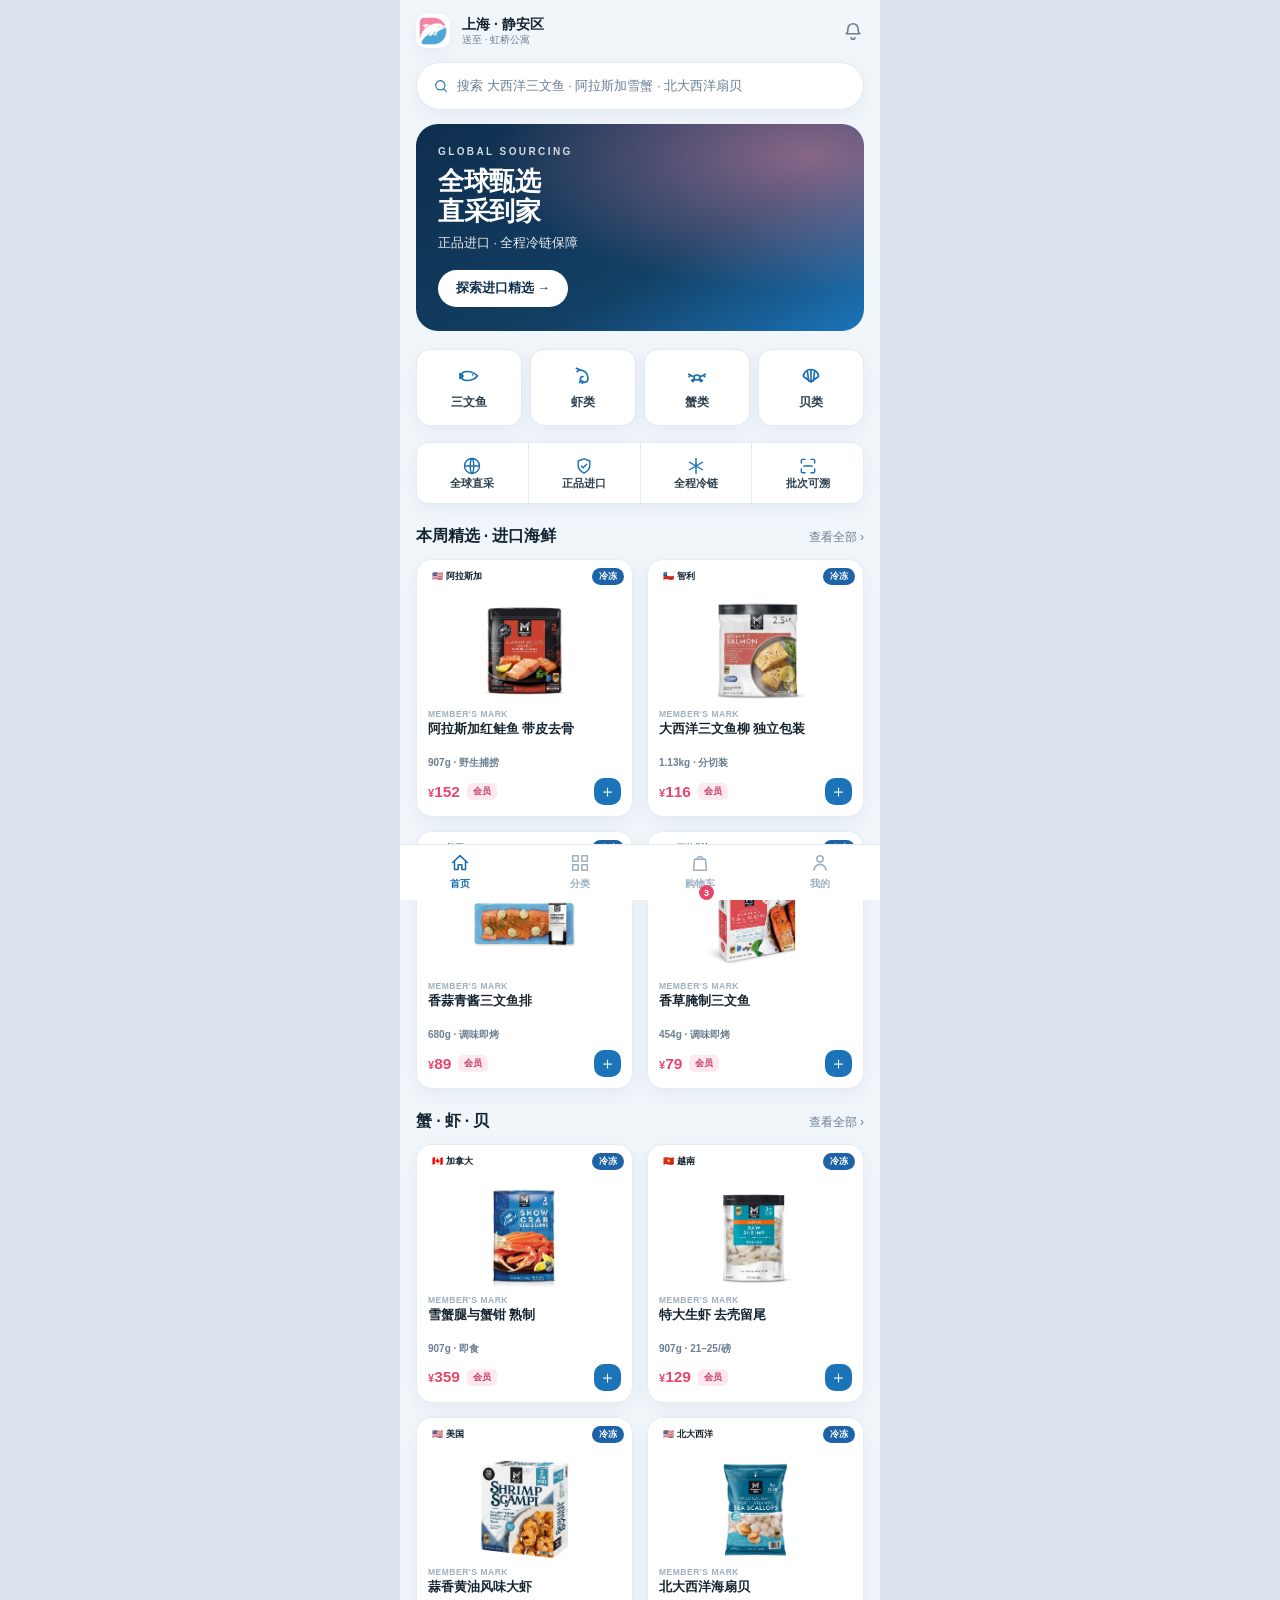
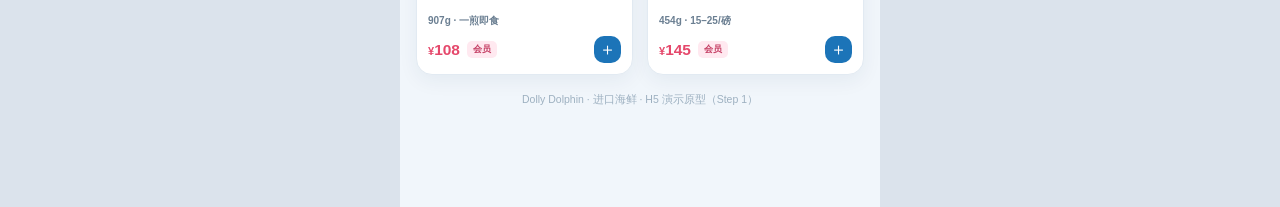
<file: h5/index.html>
<!doctype html>
<html lang="zh-CN">
<head>
<meta charset="utf-8">
<meta name="viewport" content="width=device-width,initial-scale=1,maximum-scale=1,viewport-fit=cover">
<title>Dolly Dolphin</title>
<meta name="description" content="Dolly Dolphin 进口海鲜 · 移动端 H5 演示（可在微信中打开）">
<style>
:root{
  color-scheme:light;
  --brand:#4AA6E0;--brand-deep:#1C74B8;--brand-strong:#0E2E4E;--brand-ink:#1B6FB0;
  --accent:#FF8FAE;--accent-soft:#FFE9F0;--accent-ink:#C43E63;--price:#E5486B;
  --frozen:#1E63A8;--chilled:#12938F;--ambient:#BE7C33;
  --bg:#F1F6FB;--surface:#FFFFFF;--surface-2:#F5F9FD;--surface-3:#E9F0F7;--line:#E2EAF2;
  --ink:#13232F;--ink-2:#2C3E4D;--muted:#6B7F92;--muted-2:#9DB0C0;
  --r-md:12px;--r-lg:16px;--r-xl:22px;--sh-1:0 6px 20px rgba(14,46,78,.06);--sh-3:0 20px 50px rgba(14,46,78,.22);
  --font:-apple-system,BlinkMacSystemFont,"PingFang SC","Hiragino Sans GB","Microsoft YaHei","Helvetica Neue",sans-serif;
}
*{box-sizing:border-box}
html,body{margin:0;padding:0}
body{background:#dbe3ec;font-family:var(--font);color:var(--ink);-webkit-font-smoothing:antialiased;font-variant-numeric:tabular-nums}
img{max-width:100%;display:block}
button{font-family:inherit;border:0;background:none;padding:0;margin:0;cursor:pointer;color:inherit}
.app{position:relative;max-width:480px;min-height:100vh;margin:0 auto;background:var(--bg);overflow:hidden}
.ic{width:22px;height:22px;flex:none;fill:none;stroke:currentColor;stroke-width:1.7;stroke-linecap:round;stroke-linejoin:round;display:inline-block;vertical-align:middle}
.sr{position:absolute;width:0;height:0;overflow:hidden}

/* views */
.view{padding-bottom:96px}
.view[hidden]{display:none}

/* app head */
.apphead{display:flex;align-items:center;gap:12px;padding:14px 16px 2px}
.apphead .badge{width:34px;height:34px;border-radius:10px;background:#fff;box-shadow:var(--sh-1);object-fit:contain;padding:3px}
.apphead .loc{line-height:1.25}
.apphead .l1{font-size:14px;font-weight:800}
.apphead .l2{font-size:10px;color:var(--muted)}
.apphead .bell{margin-left:auto;color:var(--muted)}
.searchbar{margin:12px 16px 0;background:#fff;border:1px solid var(--line);border-radius:999px;padding:12px 16px;font-size:13px;color:var(--muted);box-shadow:var(--sh-1);display:flex;align-items:center;gap:8px}
.searchbar .ic{width:16px;color:var(--brand-ink)}

/* hero */
.hero{margin:14px 16px 0;border-radius:var(--r-xl);padding:22px 22px 24px;color:#fff;overflow:hidden;position:relative;
  background:radial-gradient(130% 120% at 88% 15%,rgba(255,143,174,.5),transparent 55%),linear-gradient(150deg,var(--brand-strong),#123f63 60%,var(--brand-deep))}
.hero .kick{font-size:10px;letter-spacing:.24em;font-weight:800;opacity:.82}
.hero h1{font-size:26px;line-height:1.15;margin:10px 0 8px;font-weight:800;letter-spacing:-.01em}
.hero p{margin:0;font-size:12.5px;opacity:.9}
.hero .cta{display:inline-block;margin-top:18px;background:#fff;color:var(--brand-strong);font-weight:800;font-size:12.5px;padding:10px 18px;border-radius:999px}

/* quick nav */
.qnav{display:grid;grid-template-columns:repeat(4,1fr);gap:8px;padding:18px 16px 2px}
.q{background:#fff;border:1px solid var(--line);border-radius:14px;padding:14px 0;text-align:center;box-shadow:var(--sh-1)}
.q .ic{width:24px;height:24px;color:var(--brand-ink)}
.q span{display:block;margin-top:6px;font-size:12px;font-weight:700;color:var(--ink-2)}

/* trust */
.trust{display:flex;margin:14px 16px 0;background:#fff;border:1px solid var(--line);border-radius:var(--r-md);overflow:hidden;box-shadow:var(--sh-1)}
.trust .t{flex:1;text-align:center;font-size:10.5px;font-weight:700;color:var(--ink-2);padding:12px 4px;border-right:1px solid var(--line)}
.trust .t:last-child{border-right:0}

/* section title */
.sectitle{display:flex;align-items:baseline;justify-content:space-between;padding:22px 16px 12px}
.sectitle h2{font-size:16px;font-weight:800;margin:0;letter-spacing:-.01em}
.sectitle .more{font-size:12px;color:var(--muted)}

/* product grid + card */
.pgrid{display:grid;grid-template-columns:1fr 1fr;gap:14px;padding:0 16px}
.pc{background:var(--surface);border:1px solid var(--line);border-radius:var(--r-lg);overflow:hidden;box-shadow:var(--sh-1)}
.pc .img{aspect-ratio:3/2;position:relative;background-color:#fff;background-repeat:no-repeat;background-position:center bottom;background-size:auto 72%}
.pc .flag{position:absolute;top:8px;left:8px;background:rgba(255,255,255,.92);border-radius:999px;font-size:9px;font-weight:800;padding:2px 7px;color:var(--ink)}
.pc .tc{position:absolute;top:8px;right:8px;font-size:9px;font-weight:800;padding:2px 7px;border-radius:999px;color:#fff}
.tc.frozen{background:var(--frozen)}.tc.chilled{background:var(--chilled)}.tc.ambient{background:var(--ambient)}
.pc .b{padding:6px 11px 11px}
.pc .bk{font-size:8.5px;font-weight:800;letter-spacing:.06em;color:var(--muted-2);margin-bottom:2px;white-space:nowrap;overflow:hidden;text-overflow:ellipsis}
.pc .nm{font-size:12.5px;font-weight:700;line-height:1.3;min-height:32px;display:-webkit-box;-webkit-line-clamp:2;-webkit-box-orient:vertical;overflow:hidden}
.pc .meta{font-size:10px;color:var(--muted);margin:3px 0 8px;font-weight:600}
.pc .foot{display:flex;align-items:center;gap:7px}
.pc .price{color:var(--price);font-weight:800;font-size:15.5px}
.pc .price .cur{font-size:11px}
.pc .mem{font-size:9px;font-weight:800;color:var(--accent-ink);background:var(--accent-soft);padding:2px 6px;border-radius:5px}
.pc .add{margin-left:auto;width:27px;height:27px;border-radius:10px;background:var(--brand-deep);color:#fff;font-size:17px;display:flex;align-items:center;justify-content:center;line-height:1}

/* listing */
.lsthead{display:flex;align-items:center;justify-content:space-between;padding:16px 16px 4px}
.lsthead h1{font-size:18px;font-weight:800;margin:0}
.lsthead .fl{font-size:12px;color:var(--muted);font-weight:700;display:flex;gap:5px;align-items:center}
.chiprow{display:flex;gap:8px;overflow-x:auto;padding:10px 16px 2px;-webkit-overflow-scrolling:touch}
.chiprow::-webkit-scrollbar{display:none}
.chip{white-space:nowrap;font-size:11.5px;font-weight:700;padding:7px 15px;border-radius:999px;border:1px solid var(--line);background:#fff;color:var(--ink-2)}
.chip.on{background:var(--brand-deep);color:#fff;border-color:var(--brand-deep)}
.sortbar{display:flex;gap:18px;padding:10px 16px 12px;font-size:12px;color:var(--muted);font-weight:700}
.sortbar .on{color:var(--brand-ink)}

/* cart */
.oh{padding:16px 16px 4px;font-size:18px;font-weight:800}
.oh .cnt{font-size:12px;color:var(--muted);font-weight:700}
.cgroup{background:#fff;border:1px solid var(--line);border-radius:var(--r-lg);margin:14px 16px;overflow:hidden;box-shadow:var(--sh-1)}
.gh{display:flex;align-items:center;gap:8px;padding:12px 14px;border-bottom:1px solid var(--line);font-size:12px;font-weight:800}
.gh .tcp{font-size:9.5px;font-weight:800;padding:3px 9px;border-radius:999px;color:#fff}
.gh .note{margin-left:auto;font-size:10px;color:var(--muted);font-weight:700}
.citem{display:flex;gap:12px;padding:14px}
.citem .thumb{width:60px;height:60px;border-radius:12px;flex:none;background:#fff center/cover no-repeat}
.citem .thumb.ph{background:linear-gradient(150deg,var(--surface-2),var(--surface-3))}
.citem .mid{flex:1;min-width:0}
.citem .bk{font-size:8px;font-weight:800;letter-spacing:.05em;color:var(--muted-2)}
.citem .nm{font-size:12.5px;font-weight:800;line-height:1.3;display:-webkit-box;-webkit-line-clamp:2;-webkit-box-orient:vertical;overflow:hidden}
.citem .mt{font-size:10px;color:var(--muted);margin-top:3px;font-weight:600}
.citem .pr{color:var(--price);font-weight:800;font-size:15px;margin-top:6px}
.stepper{display:flex;align-items:center;gap:2px;align-self:flex-end}
.stepper button{width:26px;height:26px;border:1px solid var(--line);border-radius:8px;font-size:16px;color:var(--ink-2);display:flex;align-items:center;justify-content:center}
.stepper .q{min-width:30px;text-align:center;font-size:13px;font-weight:800}
.summary{margin:14px 16px 0;background:var(--surface-3);border-radius:var(--r-lg);padding:15px}
.summary .r{display:flex;justify-content:space-between;padding:5px 0;font-size:13px;color:var(--ink-2)}
.summary .save{color:#2E9E6B;font-weight:800}
.summary .tot{border-top:1px solid var(--line);margin-top:8px;padding-top:11px;font-size:16px;font-weight:800;color:var(--ink)}
.checkoutbar{margin:16px;background:#fff;border:1px solid var(--line);border-radius:var(--r-lg);display:flex;align-items:center;padding:14px 16px;box-shadow:var(--sh-1)}
.checkoutbar .sel{flex:1;font-size:12px;color:var(--muted);font-weight:700}
.checkoutbar .cbtn{flex:0 0 56%;text-align:center;background:var(--brand-deep);color:#fff;font-weight:800;font-size:14px;padding:13px 0;border-radius:12px}
.empty{padding:100px 20px;text-align:center;color:var(--muted)}
.empty .ego{display:inline-block;margin-top:18px;background:var(--brand-deep);color:#fff;font-weight:800;font-size:13px;padding:11px 26px;border-radius:999px}

/* account */
.memcard{margin:16px;border-radius:var(--r-lg);padding:20px;color:#fff;overflow:hidden;
  background:radial-gradient(120% 120% at 85% 12%,rgba(255,143,174,.55),transparent 55%),linear-gradient(140deg,var(--brand-strong),var(--brand-deep))}
.memcard .lv{font-size:10px;letter-spacing:.14em;font-weight:800;opacity:.85}
.memcard h3{font-size:22px;margin:6px 0 2px}
.memcard .pts{font-size:12px;opacity:.9}
.memcard .bar{margin-top:14px;height:7px;border-radius:999px;background:rgba(255,255,255,.25);overflow:hidden}
.memcard .bar>i{display:block;height:100%;width:72%;background:#fff;border-radius:999px}
.memcard .nx{font-size:10.5px;opacity:.85;margin-top:8px}
.svc{display:grid;grid-template-columns:repeat(4,1fr);gap:6px;padding:12px 12px 0}
.svc a{display:flex;flex-direction:column;align-items:center;gap:7px;padding:16px 4px;font-size:11px;color:var(--ink-2);font-weight:700;text-decoration:none}
.svc a .ic{color:var(--brand-ink)}

/* detail overlay */
.detail{position:fixed;inset:0;max-width:480px;margin:0 auto;background:var(--bg);z-index:60;overflow-y:auto;-webkit-overflow-scrolling:touch}
.detail[hidden]{display:none}
.dback{position:absolute;top:12px;left:12px;z-index:2;width:36px;height:36px;border-radius:50%;background:rgba(255,255,255,.92);box-shadow:var(--sh-1);display:flex;align-items:center;justify-content:center;font-size:20px}
.dimg{aspect-ratio:16/11;position:relative;background-color:#fff;background-repeat:no-repeat;background-position:center bottom;background-size:auto 78%}
.dimg .flag{position:absolute;top:14px;right:14px;background:rgba(255,255,255,.92);border-radius:999px;font-size:11px;font-weight:800;padding:5px 12px}
.dimg .tc{position:absolute;bottom:14px;left:14px;font-size:11px;font-weight:800;padding:5px 12px;border-radius:999px;color:#fff}
.dbody{padding:18px 18px 120px}
.dbody .bk{font-size:10px;font-weight:800;letter-spacing:.06em;color:var(--muted-2)}
.dbody .nm{font-size:22px;font-weight:800;line-height:1.3;margin:5px 0 5px;letter-spacing:-.01em}
.dbody .sub{font-size:12px;color:var(--muted)}
.dprice{display:flex;align-items:baseline;gap:10px;margin:16px 0 6px}
.dprice .p{color:var(--price);font-weight:800;font-size:30px}
.dprice .p .cur{font-size:15px}
.dprice .o{color:var(--muted-2);text-decoration:line-through;font-size:13px}
.dprice .memtag{font-size:11px;font-weight:800;color:var(--accent-ink);background:var(--accent-soft);padding:3px 10px;border-radius:6px}
.badges{display:flex;flex-wrap:wrap;gap:7px;margin:14px 0 6px}
.bdg{font-size:10.5px;font-weight:800;color:var(--brand-ink);background:#EAF4FC;padding:6px 12px;border-radius:999px}
.kv{display:grid;grid-template-columns:1fr 1fr;gap:1px;background:var(--line);border:1px solid var(--line);border-radius:var(--r-md);overflow:hidden;margin:10px 0}
.kv div{background:#fff;padding:11px 13px}
.kv .k{display:block;font-size:10px;color:var(--muted);margin-bottom:3px;font-weight:700}
.kv .v{font-size:13px;font-weight:800}
.sec-t{font-size:13px;font-weight:800;margin:20px 0 10px;padding-left:10px;border-left:4px solid var(--accent)}
.attr{display:flex;justify-content:space-between;padding:10px 0;border-bottom:1px solid var(--line);font-size:13px}
.attr .k{color:var(--muted)}.attr .v{font-weight:800}
.adaptnote{font-size:11px;color:var(--accent-ink);background:var(--accent-soft);border-radius:var(--r-md);padding:11px 12px;margin-top:14px;line-height:1.6}
.dbar{position:fixed;bottom:0;left:0;right:0;max-width:480px;margin:0 auto;background:#fff;border-top:1px solid var(--line);display:flex;gap:10px;align-items:center;padding:12px 16px calc(12px + env(safe-area-inset-bottom))}
.dbar .fav{width:44px;height:44px;border-radius:13px;border:1px solid var(--line);display:flex;align-items:center;justify-content:center;color:var(--muted)}
.dbar .btn{flex:1;text-align:center;font-weight:800;font-size:14px;padding:14px 0;border-radius:13px}
.dbar .cart{background:var(--accent-soft);color:var(--accent-ink)}
.dbar .buy{background:var(--brand-deep);color:#fff}

/* tab bar */
.tabbar{position:fixed;bottom:0;left:0;right:0;max-width:480px;margin:0 auto;display:grid;grid-template-columns:repeat(4,1fr);background:var(--surface);border-top:1px solid var(--line);padding:7px 0 calc(9px + env(safe-area-inset-bottom));z-index:50}
.tb{display:flex;flex-direction:column;align-items:center;gap:3px;font-size:10px;color:var(--muted-2);font-weight:700}
.tb .ic{width:22px;height:22px}
.tb.on{color:var(--brand-ink)}
.tb .badgeN{position:absolute;transform:translate(14px,-6px);background:var(--price);color:#fff;font-size:9px;font-weight:800;min-width:15px;height:15px;border-radius:999px;display:flex;align-items:center;justify-content:center;padding:0 3px}

/* toast */
.toast{position:fixed;left:50%;bottom:120px;transform:translateX(-50%);background:rgba(19,35,47,.92);color:#fff;font-size:13px;font-weight:700;padding:11px 20px;border-radius:999px;z-index:80;opacity:0;transition:opacity .2s;pointer-events:none;max-width:80%}
.toast.show{opacity:1}

.foot-note{text-align:center;color:var(--muted-2);font-size:10.5px;padding:18px 16px 4px}
</style>
</head>
<body>
<div class="app">

<svg class="sr" aria-hidden="true"><defs>
<symbol id="i-home" viewBox="0 0 24 24"><path d="M4 11.5 12 4l8 7.5M6 10v9h4v-5h4v5h4v-9"/></symbol>
<symbol id="i-grid" viewBox="0 0 24 24"><path d="M4 4h6v6H4zM14 4h6v6h-6zM4 14h6v6H4zM14 14h6v6h-6z"/></symbol>
<symbol id="i-bag" viewBox="0 0 24 24"><path d="M6 8h12l1 12H5zM9 8a3 3 0 0 1 6 0"/></symbol>
<symbol id="i-user" viewBox="0 0 24 24"><path d="M12 11a3.5 3.5 0 1 0 0-7 3.5 3.5 0 0 0 0 7zM5.5 20a6.5 6.5 0 0 1 13 0"/></symbol>
<symbol id="i-search" viewBox="0 0 24 24"><path d="M11 4a7 7 0 1 0 0 14 7 7 0 0 0 0-14zM20 20l-4.2-4.2"/></symbol>
<symbol id="i-bell" viewBox="0 0 24 24"><path d="M6.5 9.5a5.5 5.5 0 0 1 11 0c0 4.5 2 5.5 2 5.5h-15s2-1 2-5.5zM10 19a2 2 0 0 0 4 0"/></symbol>
<symbol id="i-fish" viewBox="0 0 24 24"><path d="M20.5 12c-2.5 3-6.5 4.5-11 4.5-2.8 0-4.8-1.2-4.8-4.5s2-4.5 4.8-4.5c4.5 0 8.5 1.5 11 4.5zM6 12 3 9.5v5zM15.8 10.8h.01"/></symbol>
<symbol id="i-shrimp" viewBox="0 0 24 24"><path d="M8.5 5.8C13 5.8 17 9.4 17 13.9c0 2.6-1.8 4.4-4.2 4.4-2 0-3.4-1.4-3.4-3.2 0-1.5 1.1-2.6 2.6-2.6M8.5 5.8 5.4 4.3M8.5 5.8 6 7.6M9.6 16.4l-1 2.2M11.8 17.2l-.6 2.2"/></symbol>
<symbol id="i-crab" viewBox="0 0 24 24"><path d="M9 13.4a3 2.4 0 0 0 6 0 3 2.4 0 0 0-6 0M9 12.8 5.5 11.3M5.5 11.3 3.8 10.2M5.5 11.3 4.1 12.7M15 12.8 18.5 11.3M18.5 11.3 20.2 10.2M18.5 11.3 19.9 12.7M9.4 14.9 6.6 16.5M10 15.7 7.8 17.7M14.6 14.9 17.4 16.5M14 15.7 16.2 17.7"/></symbol>
<symbol id="i-shell" viewBox="0 0 24 24"><path d="M12 5.5c-4.4 0-7.5 3.4-7.5 7l7.5 5.5 7.5-5.5c0-3.6-3.1-7-7.5-7zM12 5.5v12M8.4 7 9.6 17M15.6 7 14.4 17"/></symbol>
<symbol id="i-globe" viewBox="0 0 24 24"><path d="M12 3a9 9 0 1 0 0 18 9 9 0 0 0 0-18zM3.5 12h17M12 3c2.8 2.6 2.8 15.4 0 18M12 3c-2.8 2.6-2.8 15.4 0 18"/></symbol>
<symbol id="i-shield" viewBox="0 0 24 24"><path d="M12 3.5 19 6v5.2c0 4.6-3 7.4-7 9.3-4-1.9-7-4.7-7-9.3V6zM8.8 12l2.2 2.2 4.2-4.4"/></symbol>
<symbol id="i-snow" viewBox="0 0 24 24"><path d="M12 3v18M4.2 7.5 19.8 16.5M19.8 7.5 4.2 16.5"/></symbol>
<symbol id="i-scan" viewBox="0 0 24 24"><path d="M4 8.5v-3A1.5 1.5 0 0 1 5.5 4H8.5M15.5 4h3A1.5 1.5 0 0 1 20 5.5v3M20 15.5v3a1.5 1.5 0 0 1-1.5 1.5h-3M8.5 20h-3A1.5 1.5 0 0 1 4 18.5v-3M7 12h10"/></symbol>
<symbol id="i-tag" viewBox="0 0 24 24"><path d="M4.5 4.5H11l8.5 8.5-6.5 6.5L4.5 11zM8 8h.01"/></symbol>
<symbol id="i-truck" viewBox="0 0 24 24"><path d="M3 7h11v8H3zM14 10h3.5l2.5 2.5V15h-6zM7 18a1.6 1.6 0 1 0 0-.1M16.5 18a1.6 1.6 0 1 0 0-.1"/></symbol>
<symbol id="i-star" viewBox="0 0 24 24"><path d="M12 4.5 14.3 10l5.7.4-4.4 3.7 1.4 5.6L12 17l-5 2.7 1.4-5.6L4 10.4 9.7 10z"/></symbol>
<symbol id="i-gift" viewBox="0 0 24 24"><path d="M4.5 10h15v9.5h-15zM4 7.5h16V10H4zM12 7.5v12M12 7.5C10 4 6.5 5 8 7.5M12 7.5C14 4 17.5 5 16 7.5"/></symbol>
<symbol id="i-box" viewBox="0 0 24 24"><path d="M4 8 12 4l8 4-8 4zM4 8v8l8 4 8-4V8M12 12v8"/></symbol>
<symbol id="i-doc" viewBox="0 0 24 24"><path d="M7 3.5h7l3.5 3.5V20.5h-11zM14 3.5V7h3.5M9.5 12h5M9.5 15h5"/></symbol>
</defs></svg>

<!-- HOME -->
<section class="view" data-view="home">
  <div class="apphead">
    <img class="badge" src="images/logo-icon.png" alt="Dolly Dolphin">
    <div class="loc"><div class="l1">上海 · 静安区</div><div class="l2">送至 · 虹桥公寓</div></div>
    <span class="bell"><svg class="ic"><use href="#i-bell"/></svg></span>
  </div>
  <div class="searchbar"><svg class="ic"><use href="#i-search"/></svg>搜索 大西洋三文鱼 · 阿拉斯加雪蟹 · 北大西洋扇贝</div>
  <div class="hero">
    <div class="kick">GLOBAL SOURCING</div>
    <h1>全球甄选<br>直采到家</h1>
    <p>正品进口 · 全程冷链保障</p>
    <span class="cta" data-tab="list">探索进口精选 →</span>
  </div>
  <div class="qnav">
    <button class="q" data-tab="list"><svg class="ic"><use href="#i-fish"/></svg><span>三文鱼</span></button>
    <button class="q" data-tab="list"><svg class="ic"><use href="#i-shrimp"/></svg><span>虾类</span></button>
    <button class="q" data-tab="list"><svg class="ic"><use href="#i-crab"/></svg><span>蟹类</span></button>
    <button class="q" data-tab="list"><svg class="ic"><use href="#i-shell"/></svg><span>贝类</span></button>
  </div>
  <div class="trust">
    <div class="t"><svg class="ic" style="width:20px;color:var(--brand-ink)"><use href="#i-globe"/></svg><br>全球直采</div>
    <div class="t"><svg class="ic" style="width:20px;color:var(--brand-ink)"><use href="#i-shield"/></svg><br>正品进口</div>
    <div class="t"><svg class="ic" style="width:20px;color:var(--brand-ink)"><use href="#i-snow"/></svg><br>全程冷链</div>
    <div class="t"><svg class="ic" style="width:20px;color:var(--brand-ink)"><use href="#i-scan"/></svg><br>批次可溯</div>
  </div>
  <div class="sectitle"><h2>本周精选 · 进口海鲜</h2><span class="more">查看全部 ›</span></div>
  <div class="pgrid" id="homeGrid1"></div>
  <div class="sectitle"><h2>蟹 · 虾 · 贝</h2><span class="more">查看全部 ›</span></div>
  <div class="pgrid" id="homeGrid2"></div>
  <div class="foot-note">Dolly Dolphin · 进口海鲜 · H5 演示原型（Step 1）</div>
</section>

<!-- LIST -->
<section class="view" data-view="list" hidden>
  <div class="lsthead"><h1>海鲜 · 鱼类精选</h1><span class="fl"><svg class="ic" style="width:15px"><use href="#i-grid"/></svg>筛选</span></div>
  <div class="chiprow" id="chips"></div>
  <div class="sortbar"><span class="on">推荐</span><span>销量</span><span>价格 ↑</span><span>上新</span></div>
  <div class="pgrid" id="listGrid"></div>
</section>

<!-- CART -->
<section class="view" data-view="cart" hidden>
  <div class="oh">购物车 <span class="cnt" id="cartCount">· 0 件</span></div>
  <div id="cartBody"></div>
</section>

<!-- ACCOUNT -->
<section class="view" data-view="me" hidden>
  <div class="memcard">
    <div class="lv">DOLLY CLUB · 黑金会员</div>
    <h3>Lv.3 · 深海之友</h3>
    <div class="pts">1,240 积分 · 本年累计消费 ¥8,600</div>
    <div class="bar"><i></i></div>
    <div class="nx">再消费 ¥1,400 升级 Lv.4，享 9 折专属价</div>
  </div>
  <div class="svc">
    <a><svg class="ic"><use href="#i-star"/></svg>会员中心</a>
    <a><svg class="ic"><use href="#i-tag"/></svg>优惠券</a>
    <a><svg class="ic"><use href="#i-truck"/></svg>收货地址</a>
    <a><svg class="ic"><use href="#i-box"/></svg>我的订单</a>
    <a><svg class="ic"><use href="#i-gift"/></svg>生日礼遇</a>
    <a><svg class="ic"><use href="#i-doc"/></svg>发票管理</a>
    <a><svg class="ic"><use href="#i-scan"/></svg>批次溯源</a>
    <a><svg class="ic"><use href="#i-shield"/></svg>售后服务</a>
  </div>
  <div class="foot-note">演示账户 · 数据为示意</div>
</section>

<!-- DETAIL overlay -->
<div class="detail" id="detail" hidden>
  <button class="dback" id="dback">‹</button>
  <div id="detailBody"></div>
</div>

<!-- TAB BAR -->
<nav class="tabbar">
  <button class="tb on" data-tab="home"><svg class="ic"><use href="#i-home"/></svg>首页</button>
  <button class="tb" data-tab="list"><svg class="ic"><use href="#i-grid"/></svg>分类</button>
  <button class="tb" data-tab="cart"><svg class="ic"><use href="#i-bag"/></svg><span id="tabCartWrap">购物车</span></button>
  <button class="tb" data-tab="me"><svg class="ic"><use href="#i-user"/></svg>我的</button>
</nav>

<div class="toast" id="toast"></div>
</div>

<script>
const P = [
  {id:'sockeye',cat:'salmon',brand:"MEMBER'S MARK",name:'阿拉斯加红鲑鱼 带皮去骨',sub:'Alaskan Sockeye Salmon · Skin-on, Boneless',img:'salmon-sockeye.jpg',flag:'🇺🇸 阿拉斯加',temp:'冷冻',tc:'frozen',spec:'907g · 野生捕捞',price:168,member:152,originCountry:'美国 · 阿拉斯加',net:'907 g',shelf:'18 个月',stock:'现货 126',species:'红鲑 Sockeye',method:'可持续野生捕捞',sea:'FAO 67 白令海',batch:'US-2026-0417'},
  {id:'atlantic',cat:'salmon',brand:"MEMBER'S MARK",name:'大西洋三文鱼柳 独立包装',sub:'Atlantic Salmon Fillet Portions',img:'salmon-atlantic.jpg',flag:'🇨🇱 智利',temp:'冷冻',tc:'frozen',spec:'1.13kg · 分切装',price:128,member:116,originCountry:'智利',net:'1.13 kg',shelf:'18 个月',stock:'现货 210',species:'大西洋鲑 Salmo salar',method:'海水养殖',sea:'FAO 87 东南太平洋',batch:'CL-2026-0417'},
  {id:'pesto',cat:'salmon',brand:"MEMBER'S MARK",name:'香蒜青酱三文鱼排',sub:'Garlic Pesto Salmon Side',img:'salmon-pesto.jpg',flag:'🇺🇸 美国',temp:'冷冻',tc:'frozen',spec:'680g · 调味即烤',price:98,member:89,originCountry:'美国',net:'680 g',shelf:'12 个月',stock:'现货 88',species:'大西洋鲑 Salmo salar',method:'海水养殖 · 调味',sea:'FAO 21 西北大西洋',batch:'US-2026-0512'},
  {id:'marinated',cat:'salmon',brand:"MEMBER'S MARK",name:'香草腌制三文鱼',sub:'Marinated Alaskan Salmon',img:'salmon-marinated.jpg',flag:'🇺🇸 阿拉斯加',temp:'冷冻',tc:'frozen',spec:'454g · 调味即烤',price:88,member:79,originCountry:'美国 · 阿拉斯加',net:'454 g',shelf:'12 个月',stock:'现货 64',species:'红鲑 Sockeye',method:'野生捕捞 · 腌制',sea:'FAO 67 白令海',batch:'US-2026-0530'},
  {id:'crab',cat:'crab',brand:"MEMBER'S MARK",name:'雪蟹腿与蟹钳 熟制',sub:'Snow Crab Legs & Claws · Cooked',img:'crab-snow.jpg',flag:'🇨🇦 加拿大',temp:'冷冻',tc:'frozen',spec:'907g · 即食',price:398,member:359,originCountry:'加拿大',net:'907 g',shelf:'12 个月',stock:'现货 42',species:'雪蟹 Snow Crab',method:'野生捕捞 · 熟冻',sea:'FAO 21 西北大西洋',batch:'CA-2026-0418'},
  {id:'rawshrimp',cat:'shrimp',brand:"MEMBER'S MARK",name:'特大生虾 去壳留尾',sub:'Jumbo Raw Shrimp · Peeled, Tail-on',img:'shrimp-raw.jpg',flag:'🇻🇳 越南',temp:'冷冻',tc:'frozen',spec:'907g · 21–25/磅',price:139,member:129,originCountry:'越南',net:'907 g',shelf:'18 个月',stock:'现货 156',species:'白对虾 Vannamei',method:'养殖 · 生冻',sea:'FAO 71 西太平洋',batch:'VN-2026-0788'},
  {id:'scampi',cat:'shrimp',brand:"MEMBER'S MARK",name:'蒜香黄油风味大虾',sub:'Shrimp Scampi',img:'shrimp-scampi.jpg',flag:'🇺🇸 美国',temp:'冷冻',tc:'frozen',spec:'907g · 一煎即食',price:119,member:108,originCountry:'美国',net:'907 g',shelf:'12 个月',stock:'现货 96',species:'白对虾 Vannamei',method:'养殖 · 调味',sea:'FAO 71 西太平洋',batch:'US-2026-0640'},
  {id:'scallops',cat:'shell',brand:"MEMBER'S MARK",name:'北大西洋海扇贝',sub:'North Atlantic Sea Scallops',img:'scallops.jpg',flag:'🇺🇸 北大西洋',temp:'冷冻',tc:'frozen',spec:'454g · 15–25/磅',price:158,member:145,originCountry:'美国 · 北大西洋',net:'454 g',shelf:'12 个月',stock:'现货 73',species:'海扇贝 Sea Scallop',method:'野生捕捞',sea:'FAO 21 西北大西洋',batch:'US-2026-0311'},
  {id:'cod',cat:'fish',brand:"MEMBER'S MARK",name:'去皮鳕鱼柳',sub:'Cod Skinless Fillet',img:'cod.jpg',flag:'🇮🇸 冰岛',temp:'冷冻',tc:'frozen',spec:'907g · 去皮去骨',price:118,member:108,originCountry:'冰岛',net:'907 g',shelf:'18 个月',stock:'现货 118',species:'大西洋鳕 Gadus morhua',method:'野生捕捞',sea:'FAO 27 东北大西洋',batch:'IS-2026-0205'},
  {id:'ptilapia',cat:'fish',brand:"MEMBER'S MARK",name:'帕玛森芝士罗非鱼柳',sub:'Parmesan Encrusted Tilapia',img:'tilapia-parmesan.jpg',flag:'🇺🇸 美国',temp:'冷冻',tc:'frozen',spec:'680g · 焗烤即食',price:78,member:70,originCountry:'美国',net:'680 g',shelf:'12 个月',stock:'现货 140',species:'罗非鱼 Tilapia',method:'养殖 · 调味',sea:'FAO 77 东太平洋',batch:'US-2026-0705'}
];
const byId = id => P.find(p => p.id === id);

// cart: pre-filled to show mixed-temperature grouping
let cart = [
  {id:'atlantic',brand:"MEMBER'S MARK",name:'大西洋三文鱼柳',img:'salmon-atlantic.jpg',spec:'1.13kg · CL-2026-0417',price:120,temp:'冷冻',qty:1},
  {id:'crab',brand:"MEMBER'S MARK",name:'雪蟹腿与蟹钳 熟制',img:'crab-snow.jpg',spec:'907g · CA-2026-0418',price:152,temp:'冷冻',qty:1},
  {id:'tuna',brand:'',name:'西班牙橄榄油浸金枪鱼罐头',img:'',spec:'185g × 6 · ES-2026-1120',price:80,temp:'常温',qty:1}
];

const cardHTML = p => `
  <article class="pc" data-open="${p.id}">
    <div class="img" style="background-image:url(images/${p.img})">
      <span class="flag">${p.flag}</span><span class="tc ${p.tc}">${p.temp}</span>
    </div>
    <div class="b">
      <div class="bk">${p.brand}</div>
      <div class="nm">${p.name}</div>
      <div class="meta">${p.spec}</div>
      <div class="foot">
        <span class="price"><span class="cur">¥</span>${p.member}</span>
        <span class="mem">会员</span>
        <button class="add" data-add="${p.id}" aria-label="加入购物车">＋</button>
      </div>
    </div>
  </article>`;

function renderHome(){
  document.getElementById('homeGrid1').innerHTML = P.slice(0,4).map(cardHTML).join('');
  document.getElementById('homeGrid2').innerHTML = P.slice(4,8).map(cardHTML).join('');
}

const FILTERS=[['all','全部'],['salmon','三文鱼'],['shrimp','虾类'],['crab','蟹类'],['shell','贝类'],['fish','鱼柳']];
let curFilter='all';
function renderList(){
  document.getElementById('chips').innerHTML = FILTERS.map(([k,t])=>`<button class="chip ${k===curFilter?'on':''}" data-filter="${k}">${t}</button>`).join('');
  const list = curFilter==='all'? P : P.filter(p=>p.cat===curFilter);
  document.getElementById('listGrid').innerHTML = list.map(cardHTML).join('');
}

function renderCart(){
  const body = document.getElementById('cartBody');
  const count = cart.reduce((s,i)=>s+i.qty,0);
  document.getElementById('cartCount').textContent = '· '+count+' 件';
  updateTabBadge();
  if(count===0){
    body.innerHTML = `<div class="empty">购物车是空的<br><button class="ego" data-tab="home">去逛逛 →</button></div>`;
    return;
  }
  const frozen = cart.filter(i=>i.temp==='冷冻'||i.temp==='冷藏');
  const ambient = cart.filter(i=>i.temp==='常温');
  const groups=[];
  if(frozen.length) groups.push({key:'冷冻',title:'冷链配送',note:'保温箱 + 冰袋 · 次日达',color:'frozen',items:frozen});
  if(ambient.length) groups.push({key:'常温',title:'标准快递',note:'普通包装 · 全国配送',color:'ambient',items:ambient});
  const itemHTML = it => `
    <div class="citem">
      ${it.img?`<div class="thumb" style="background-image:url(images/${it.img})"></div>`:`<div class="thumb ph"></div>`}
      <div class="mid">
        ${it.brand?`<div class="bk">${it.brand}</div>`:''}
        <div class="nm">${it.name}</div>
        <div class="mt">${it.spec}</div>
        <div class="pr">¥${it.price}</div>
      </div>
      <div class="stepper">
        <button data-dec="${it.id}">−</button><span class="q">${it.qty}</span><button data-inc="${it.id}">＋</button>
      </div>
    </div>`;
  const groupHTML = g => `
    <div class="cgroup">
      <div class="gh"><span class="tcp" style="background:var(--${g.color})">${g.key}组</span> ${g.title}<span class="note">${g.note}</span></div>
      ${g.items.map(itemHTML).join('')}
    </div>`;
  const subtotal = cart.reduce((s,i)=>s+i.price*i.qty,0);
  const save = 24, freight = frozen.length?15:0, total = subtotal-save+freight;
  body.innerHTML = groups.map(groupHTML).join('') + `
    <div class="summary">
      <div class="r"><span>商品小计</span><span>¥${subtotal}</span></div>
      <div class="r save"><span>会员优惠</span><span>−¥${save}</span></div>
      <div class="r"><span>冷链运费（冷冻组）</span><span>¥${freight}</span></div>
      <div class="r"><span>标准运费（常温组）</span><span class="save">免运费</span></div>
      <div class="r tot"><span>合计</span><span>¥${total}</span></div>
    </div>
    <div class="checkoutbar"><span class="sel">已选 ${count} 件</span><button class="cbtn" data-checkout>去结算 · ¥${total}</button></div>`;
}

function openDetail(id){
  const p = byId(id); if(!p) return;
  document.getElementById('detailBody').innerHTML = `
    <div class="dimg" style="background-image:url(images/${p.img})">
      <span class="flag">${p.flag}</span><span class="tc ${p.tc}">${p.temp}</span>
    </div>
    <div class="dbody">
      <div class="bk">${p.brand}</div>
      <div class="nm">${p.name}</div>
      <div class="sub">${p.sub} · ${p.net}</div>
      <div class="dprice"><span class="p"><span class="cur">¥</span>${p.member}</span><span class="o">¥${p.price}</span><span class="memtag">会员价</span></div>
      <div class="badges"><span class="bdg">原产地直采</span><span class="bdg">正品进口</span><span class="bdg">全程冷链</span><span class="bdg">批次可溯</span></div>
      <div class="kv">
        <div><span class="k">原产国</span><span class="v">${p.originCountry}</span></div>
        <div><span class="k">净含量</span><span class="v">${p.net}</span></div>
        <div><span class="k">储存</span><span class="v">冷冻 ≤ −18°C</span></div>
        <div><span class="k">保质期</span><span class="v">${p.shelf}</span></div>
        <div><span class="k">配送</span><span class="v">冷链 · 次日达</span></div>
        <div><span class="k">库存</span><span class="v">${p.stock}</span></div>
      </div>
      <div class="sec-t">溯源信息 · Provenance</div>
      <div class="attr"><span class="k">品种</span><span class="v">${p.species}</span></div>
      <div class="attr"><span class="k">捕捞方式</span><span class="v">${p.method}</span></div>
      <div class="attr"><span class="k">海域</span><span class="v">${p.sea}</span></div>
      <div class="attr"><span class="k">进口批次</span><span class="v">${p.batch}</span></div>
      <div class="adaptnote">↳ 此区块由「海鲜」品类的属性集生成。未来上线的肉类会显示「部位 / 等级 / 大理石纹」，罐头显示「净含量 / 沥干重」——同一页面，配置驱动，无需改代码。</div>
    </div>
    <div class="dbar">
      <div class="fav"><svg class="ic"><use href="#i-star"/></svg></div>
      <button class="btn cart" data-add="${p.id}">加入购物车</button>
      <button class="btn buy" data-buy="${p.id}">立即购买</button>
    </div>`;
  const d = document.getElementById('detail');
  d.hidden = false; d.scrollTop = 0;
}
function closeDetail(){ document.getElementById('detail').hidden = true; }

function addToCart(id){
  const p = byId(id); if(!p) return;
  const ex = cart.find(x=>x.id===id);
  if(ex){ ex.qty++; }
  else cart.push({id:p.id,brand:p.brand,name:p.name,img:p.img,spec:p.spec.split(' · ')[0]+' · '+p.batch,price:p.member,temp:p.temp,qty:1});
  renderCart(); toast('已加入购物车');
}

function updateTabBadge(){
  const n = cart.reduce((s,i)=>s+i.qty,0);
  const wrap = document.getElementById('tabCartWrap');
  wrap.innerHTML = '购物车' + (n>0?`<span class="badgeN">${n}</span>`:'');
}

let toastT;
function toast(msg){
  const t = document.getElementById('toast'); t.textContent = msg; t.classList.add('show');
  clearTimeout(toastT); toastT = setTimeout(()=>t.classList.remove('show'), 1400);
}

function switchTab(name){
  document.querySelectorAll('.view').forEach(v=>{ v.hidden = v.dataset.view!==name; });
  document.querySelectorAll('.tb').forEach(b=>b.classList.toggle('on', b.dataset.tab===name));
  closeDetail();
  window.scrollTo(0,0);
  if(name==='cart') renderCart();
}

// event delegation
document.addEventListener('click', e=>{
  const add = e.target.closest('[data-add]'); if(add){ e.stopPropagation(); addToCart(add.dataset.add); return; }
  const buy = e.target.closest('[data-buy]'); if(buy){ addToCart(buy.dataset.buy); switchTab('cart'); return; }
  const dec = e.target.closest('[data-dec]'); if(dec){ const i=cart.findIndex(x=>x.id===dec.dataset.dec); if(i>-1){ cart[i].qty>1?cart[i].qty--:cart.splice(i,1); renderCart(); } return; }
  const inc = e.target.closest('[data-inc]'); if(inc){ const it=cart.find(x=>x.id===inc.dataset.inc); if(it){it.qty++; renderCart();} return; }
  const flt = e.target.closest('[data-filter]'); if(flt){ curFilter=flt.dataset.filter; renderList(); return; }
  const chk = e.target.closest('[data-checkout]'); if(chk){ toast('演示：进入结算流程'); return; }
  const tab = e.target.closest('[data-tab]'); if(tab){ switchTab(tab.dataset.tab); return; }
  const open = e.target.closest('[data-open]'); if(open){ openDetail(open.dataset.open); return; }
});
document.getElementById('dback').addEventListener('click', closeDetail);

renderHome(); renderList(); renderCart(); updateTabBadge();
</script>
</body>
</html>
</file>
